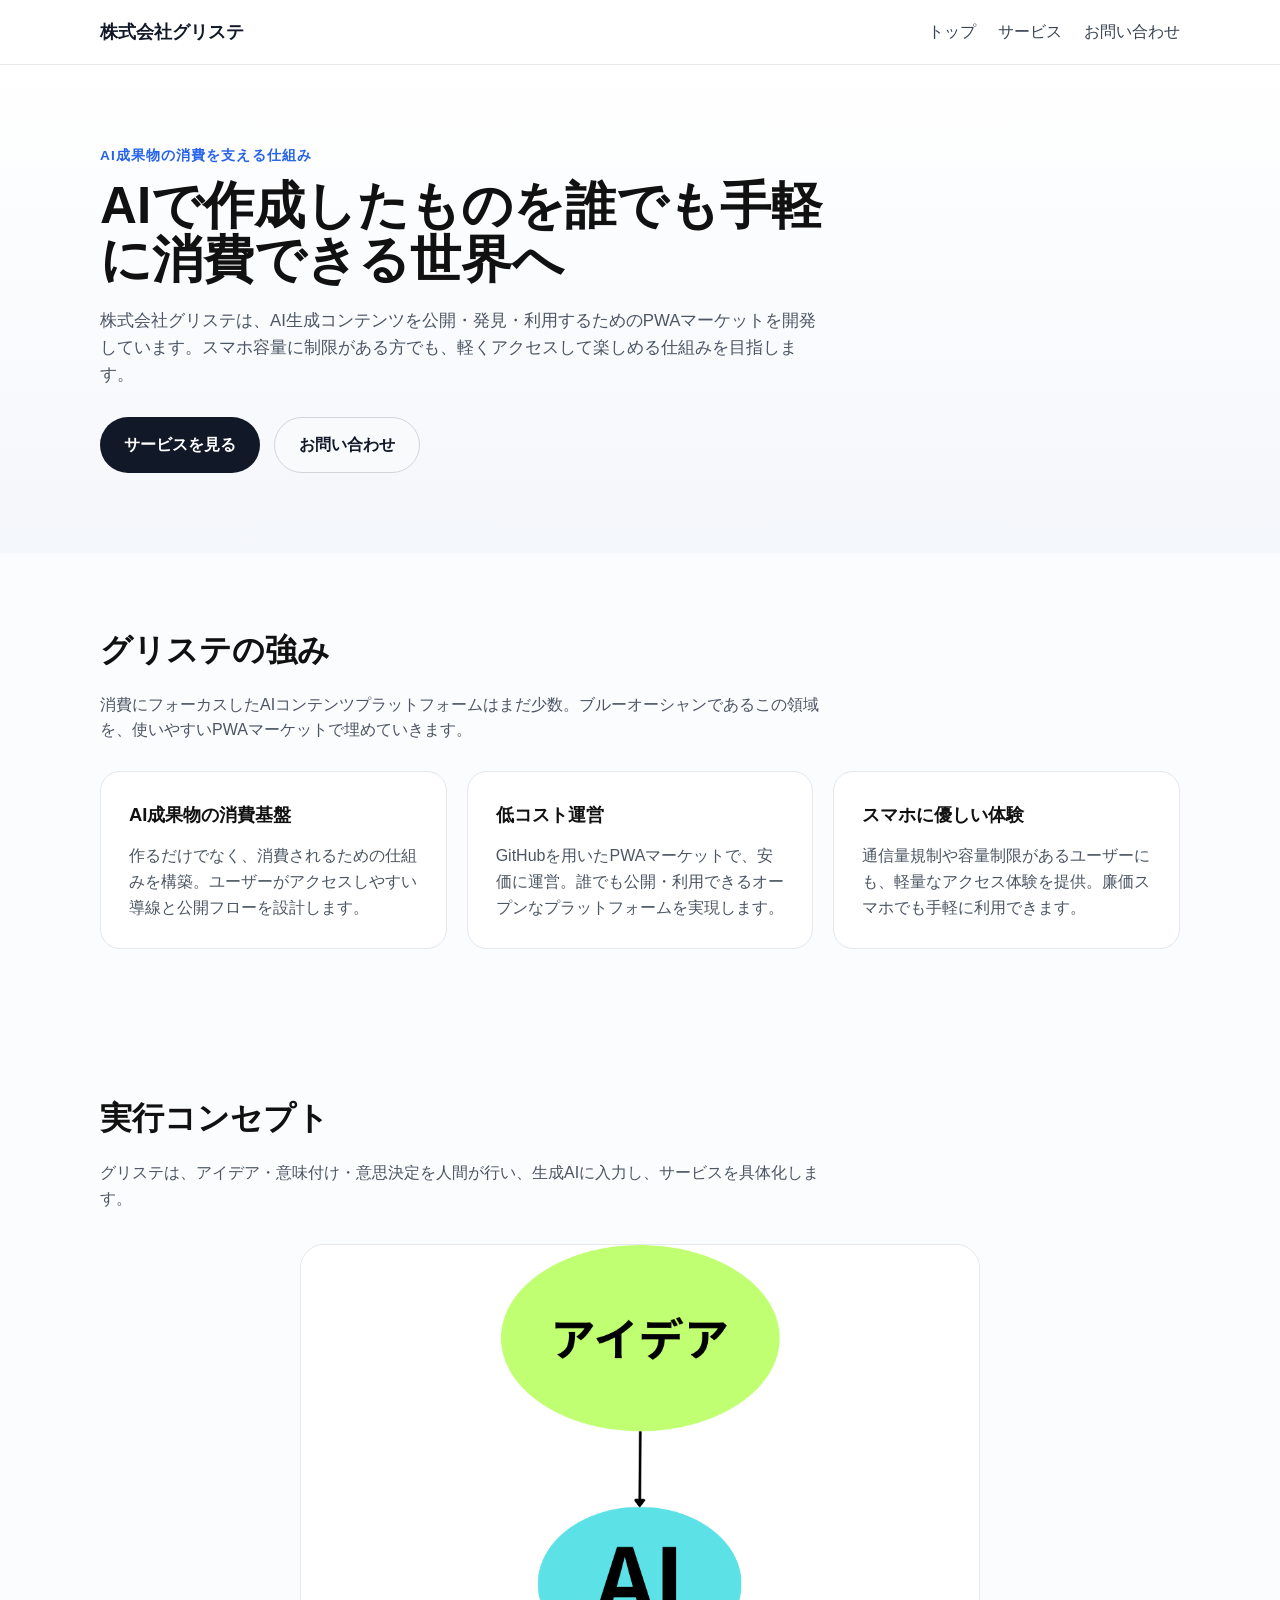
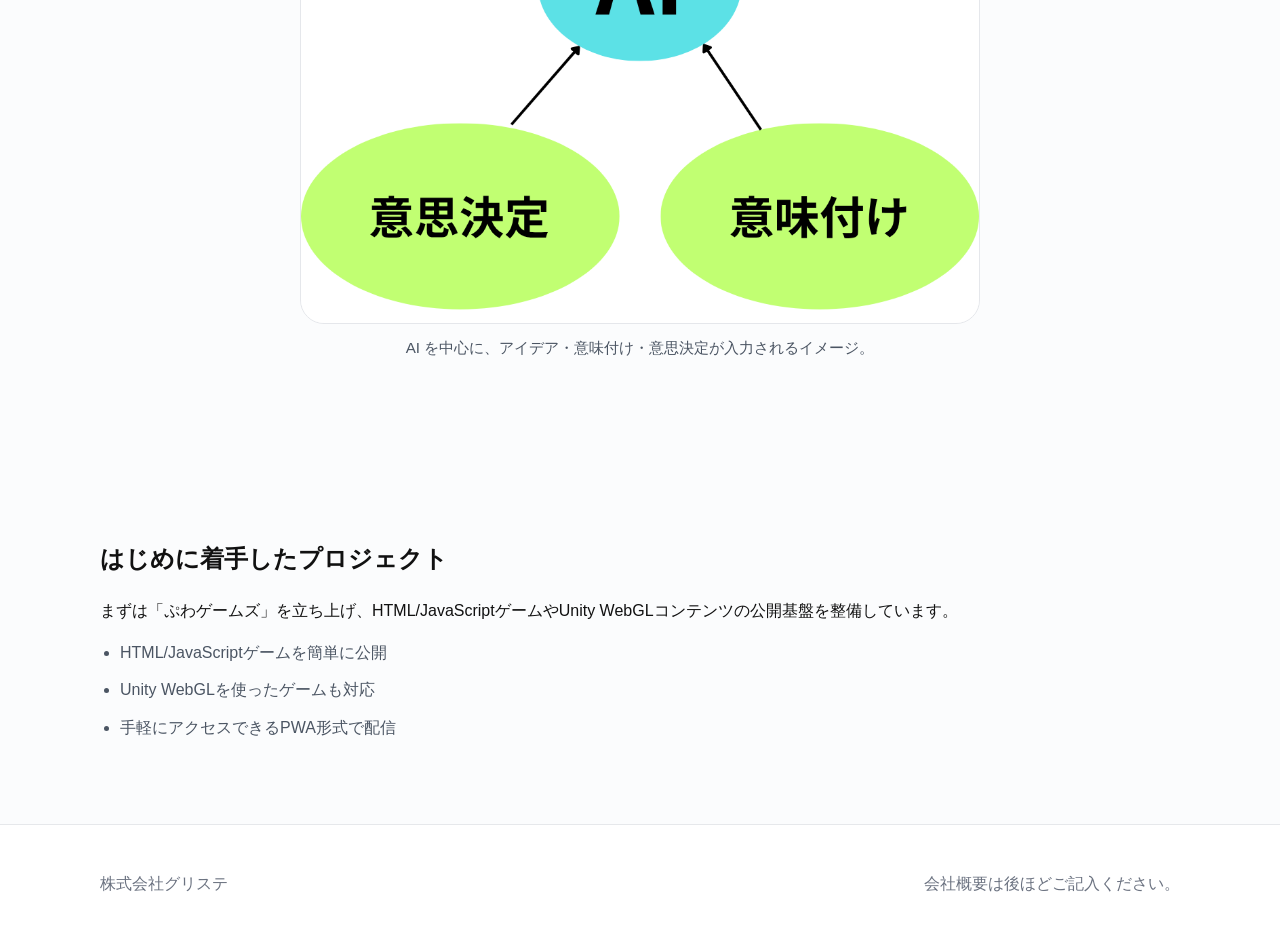
<file: index.html>
<!DOCTYPE html>
<html lang="ja">
<head>
  <meta charset="UTF-8" />
  <meta name="viewport" content="width=device-width, initial-scale=1.0" />
  <meta name="theme-color" content="#111827" />
  <link rel="manifest" href="manifest.webmanifest" />
  <title>株式会社グリステ | AI成果物の消費を推進するPWAマーケット</title>
  <link rel="stylesheet" href="styles.css" />
</head>
<body>
  <header class="site-header">
    <div class="container header-inner">
      <div class="brand">
        <a href="index.html">株式会社グリステ</a>
      </div>
      <nav class="site-nav">
        <a href="index.html">トップ</a>
        <a href="service.html">サービス</a>
        <a href="contact.html">お問い合わせ</a>
      </nav>
    </div>
  </header>

  <main>
    <section class="hero">
      <div class="container">
        <p class="eyebrow">AI成果物の消費を支える仕組み</p>
        <h1>AIで作成したものを誰でも手軽に消費できる世界へ</h1>
        <p class="hero-text">株式会社グリステは、AI生成コンテンツを公開・発見・利用するためのPWAマーケットを開発しています。スマホ容量に制限がある方でも、軽くアクセスして楽しめる仕組みを目指します。</p>
        <div class="hero-actions">
          <a class="button primary" href="service.html">サービスを見る</a>
          <a class="button secondary" href="contact.html">お問い合わせ</a>
        </div>
      </div>
    </section>

    <section class="overview">
      <div class="container">
        <div class="section-header">
          <h2>グリステの強み</h2>
          <p>消費にフォーカスしたAIコンテンツプラットフォームはまだ少数。ブルーオーシャンであるこの領域を、使いやすいPWAマーケットで埋めていきます。</p>
        </div>
        <div class="feature-grid">
          <article class="feature-card">
            <h3>AI成果物の消費基盤</h3>
            <p>作るだけでなく、消費されるための仕組みを構築。ユーザーがアクセスしやすい導線と公開フローを設計します。</p>
          </article>
          <article class="feature-card">
            <h3>低コスト運営</h3>
            <p>GitHubを用いたPWAマーケットで、安価に運営。誰でも公開・利用できるオープンなプラットフォームを実現します。</p>
          </article>
          <article class="feature-card">
            <h3>スマホに優しい体験</h3>
            <p>通信量規制や容量制限があるユーザーにも、軽量なアクセス体験を提供。廉価スマホでも手軽に利用できます。</p>
          </article>
        </div>
      </div>
    </section>

    <section class="concept-flow">
      <div class="container">
        <div class="section-header">
          <h2>実行コンセプト</h2>
          <p>グリステは、アイデア・意味付け・意思決定を人間が行い、生成AIに入力し、サービスを具体化します。</p>
        </div>
        <figure class="concept-image">
          <img src="act.png" alt="AI に入力する実行コンセプトの図" />
          <figcaption>AI を中心に、アイデア・意味付け・意思決定が入力されるイメージ。</figcaption>
        </figure>
      </div>
    </section>

    <section class="market-preview">
      <div class="container">
        <div class="market-content">
          <h2>はじめに着手したプロジェクト</h2>
          <p>まずは「ぷわゲームズ」を立ち上げ、HTML/JavaScriptゲームやUnity WebGLコンテンツの公開基盤を整備しています。</p>
          <ul>
            <li>HTML/JavaScriptゲームを簡単に公開</li>
            <li>Unity WebGLを使ったゲームも対応</li>
            <li>手軽にアクセスできるPWA形式で配信</li>
          </ul>
        </div>
      </div>
    </section>
  </main>

  <footer class="site-footer">
    <div class="container footer-inner">
      <p>株式会社グリステ</p>
      <p>会社概要は後ほどご記入ください。</p>
    </div>
  </footer>
</body>
</html>
</file>
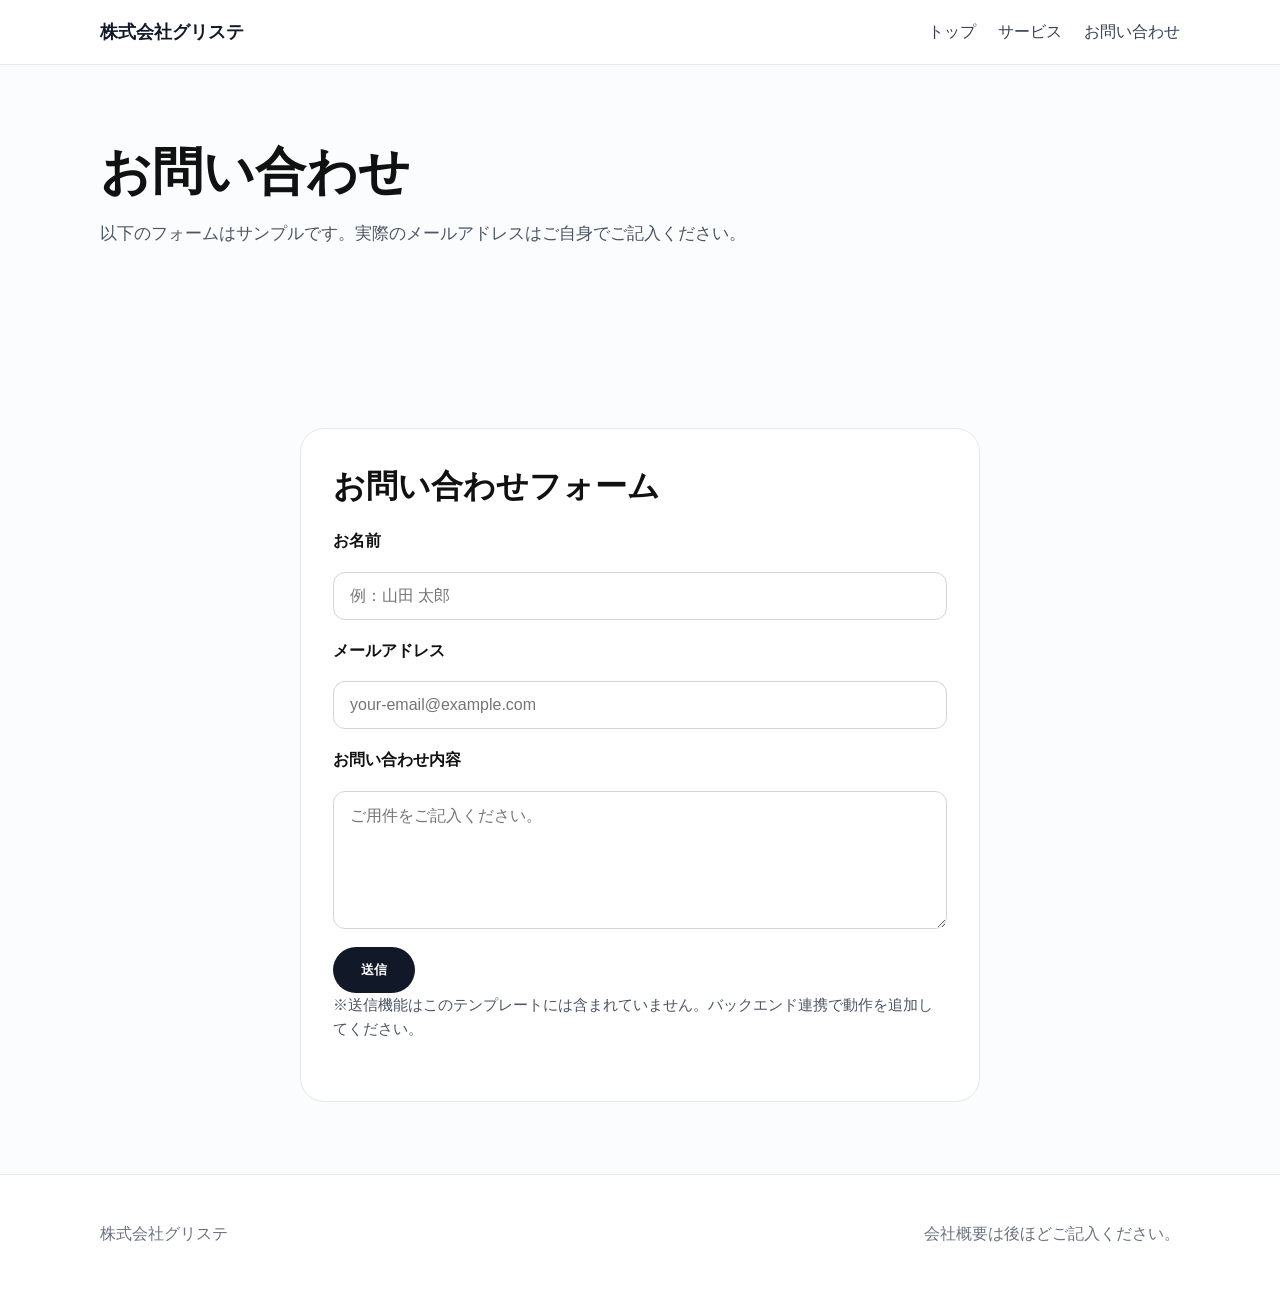
<file: contact.html>
<!DOCTYPE html>
<html lang="ja">
<head>
  <meta charset="UTF-8" />
  <meta name="viewport" content="width=device-width, initial-scale=1.0" />
  <meta name="theme-color" content="#111827" />
  <link rel="manifest" href="manifest.webmanifest" />
  <title>お問い合わせ | 株式会社グリステ</title>
  <link rel="stylesheet" href="styles.css" />
</head>
<body>
  <header class="site-header">
    <div class="container header-inner">
      <div class="brand">
        <a href="index.html">株式会社グリステ</a>
      </div>
      <nav class="site-nav">
        <a href="index.html">トップ</a>
        <a href="service.html">サービス</a>
        <a href="contact.html">お問い合わせ</a>
      </nav>
    </div>
  </header>

  <main>
    <section class="page-hero">
      <div class="container">
        <h1>お問い合わせ</h1>
        <p>以下のフォームはサンプルです。実際のメールアドレスはご自身でご記入ください。</p>
      </div>
    </section>

    <section class="content-section">
      <div class="container">
        <div class="contact-card">
          <h2>お問い合わせフォーム</h2>
          <form>
            <label for="name">お名前</label>
            <input id="name" type="text" placeholder="例：山田 太郎" />

            <label for="email">メールアドレス</label>
            <input id="email" type="email" placeholder="your-email@example.com" />

            <label for="message">お問い合わせ内容</label>
            <textarea id="message" rows="6" placeholder="ご用件をご記入ください。"></textarea>

            <button type="submit">送信</button>
          </form>
          <p class="note">※送信機能はこのテンプレートには含まれていません。バックエンド連携で動作を追加してください。</p>
        </div>
      </div>
    </section>
  </main>

  <footer class="site-footer">
    <div class="container footer-inner">
      <p>株式会社グリステ</p>
      <p>会社概要は後ほどご記入ください。</p>
    </div>
  </footer>
</body>
</html>
</file>
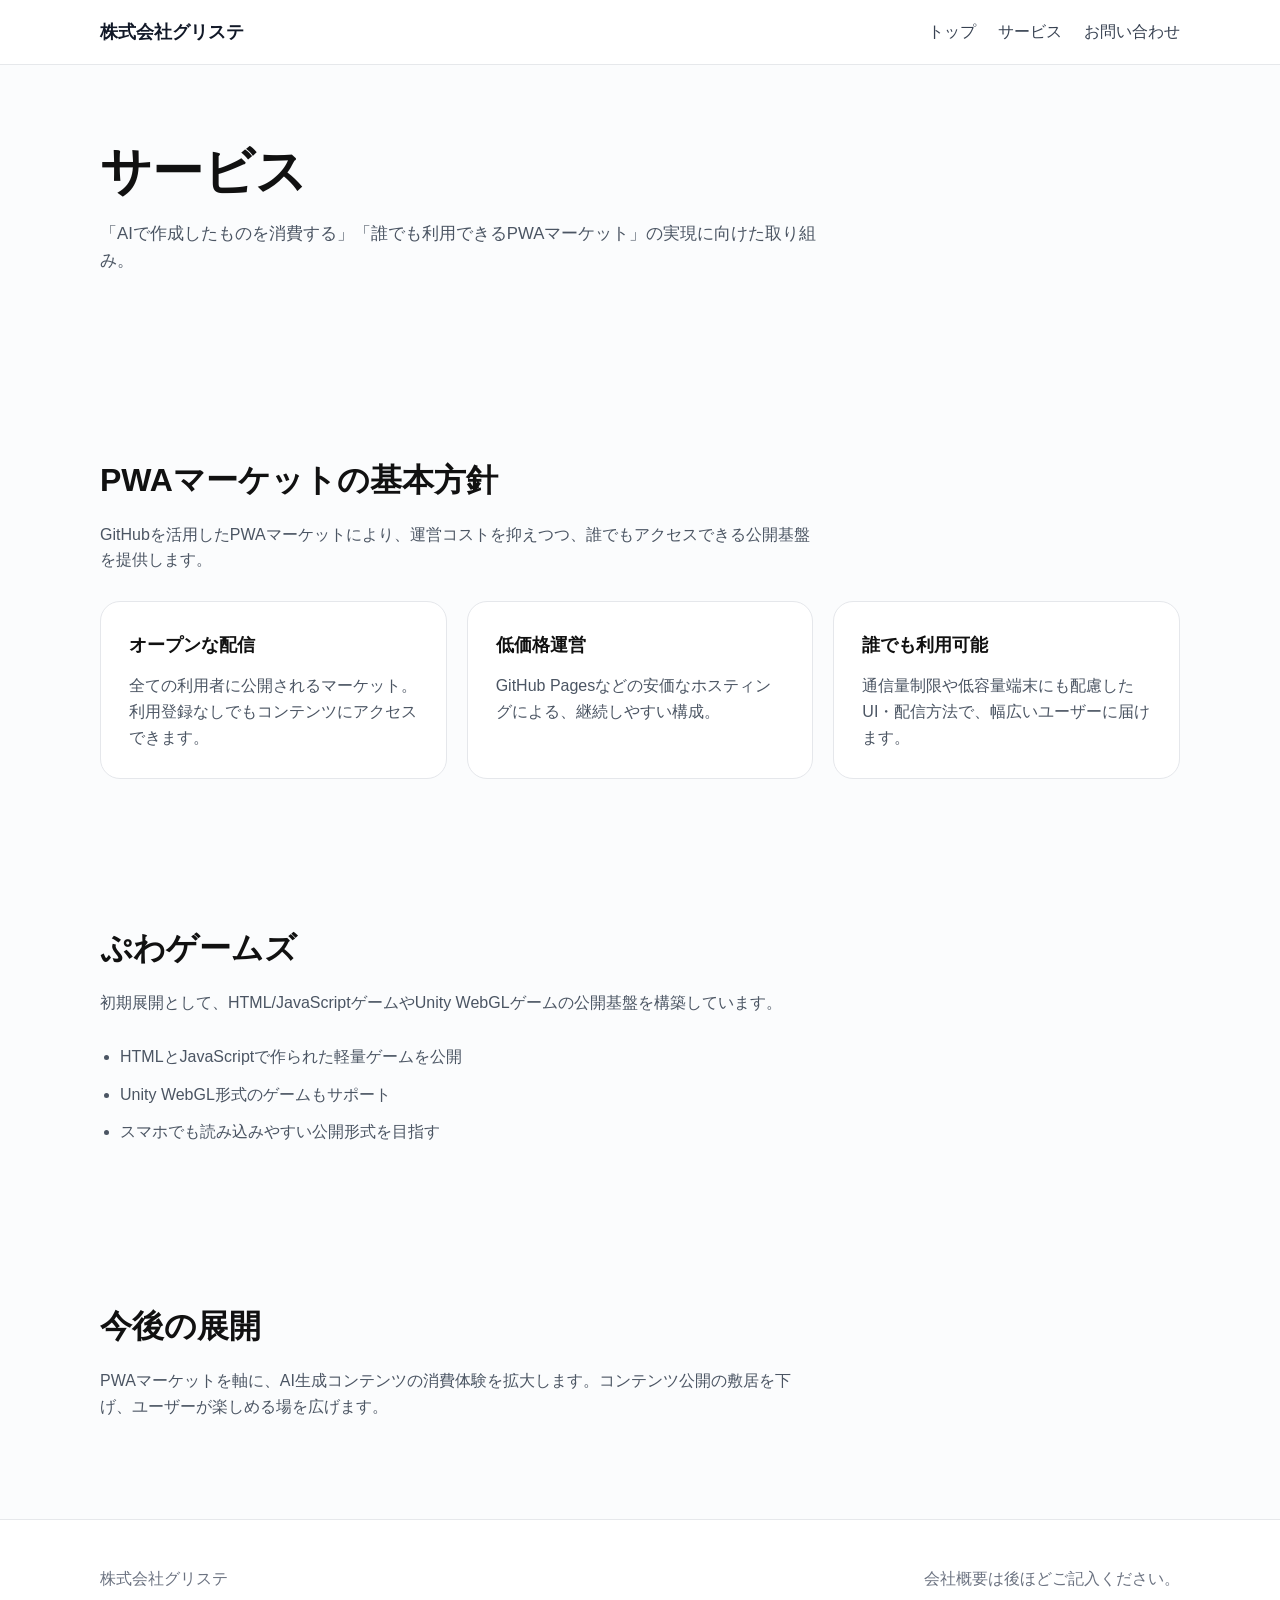
<file: service.html>
<!DOCTYPE html>
<html lang="ja">
<head>
  <meta charset="UTF-8" />
  <meta name="viewport" content="width=device-width, initial-scale=1.0" />
  <meta name="theme-color" content="#111827" />
  <link rel="manifest" href="manifest.webmanifest" />
  <title>サービス | 株式会社グリステ</title>
  <link rel="stylesheet" href="styles.css" />
</head>
<body>
  <header class="site-header">
    <div class="container header-inner">
      <div class="brand">
        <a href="index.html">株式会社グリステ</a>
      </div>
      <nav class="site-nav">
        <a href="index.html">トップ</a>
        <a href="service.html">サービス</a>
        <a href="contact.html">お問い合わせ</a>
      </nav>
    </div>
  </header>

  <main>
    <section class="page-hero">
      <div class="container">
        <h1>サービス</h1>
        <p>「AIで作成したものを消費する」「誰でも利用できるPWAマーケット」の実現に向けた取り組み。</p>
      </div>
    </section>

    <section class="content-section">
      <div class="container">
        <h2>PWAマーケットの基本方針</h2>
        <p>GitHubを活用したPWAマーケットにより、運営コストを抑えつつ、誰でもアクセスできる公開基盤を提供します。</p>
        <div class="feature-grid">
          <article class="feature-card">
            <h3>オープンな配信</h3>
            <p>全ての利用者に公開されるマーケット。利用登録なしでもコンテンツにアクセスできます。</p>
          </article>
          <article class="feature-card">
            <h3>低価格運営</h3>
            <p>GitHub Pagesなどの安価なホスティングによる、継続しやすい構成。</p>
          </article>
          <article class="feature-card">
            <h3>誰でも利用可能</h3>
            <p>通信量制限や低容量端末にも配慮したUI・配信方法で、幅広いユーザーに届けます。</p>
          </article>
        </div>
      </div>
    </section>

    <section class="content-section">
      <div class="container">
        <h2>ぷわゲームズ</h2>
        <p>初期展開として、HTML/JavaScriptゲームやUnity WebGLゲームの公開基盤を構築しています。</p>
        <ul class="service-list">
          <li>HTMLとJavaScriptで作られた軽量ゲームを公開</li>
          <li>Unity WebGL形式のゲームもサポート</li>
          <li>スマホでも読み込みやすい公開形式を目指す</li>
        </ul>
      </div>
    </section>

    <section class="content-section">
      <div class="container">
        <h2>今後の展開</h2>
        <p>PWAマーケットを軸に、AI生成コンテンツの消費体験を拡大します。コンテンツ公開の敷居を下げ、ユーザーが楽しめる場を広げます。</p>
      </div>
    </section>
  </main>

  <footer class="site-footer">
    <div class="container footer-inner">
      <p>株式会社グリステ</p>
      <p>会社概要は後ほどご記入ください。</p>
    </div>
  </footer>
</body>
</html>
</file>
<file: styles.css>
:root {
  color-scheme: light;
  font-family: "Helvetica Neue", Arial, sans-serif;
  color: #111;
  background: #ffffff;
  line-height: 1.6;
}

* {
  box-sizing: border-box;
}

body {
  margin: 0;
  background: #fbfcfd;
}

.container {
  width: min(1080px, calc(100% - 32px));
  margin: 0 auto;
}

.site-header {
  border-bottom: 1px solid #e6e8eb;
  background: #ffffff;
  position: sticky;
  top: 0;
  z-index: 10;
}

.header-inner {
  display: flex;
  justify-content: space-between;
  align-items: center;
  padding: 18px 0;
}

.brand a {
  font-size: 1.1rem;
  font-weight: 700;
  color: #111827;
  text-decoration: none;
}

.site-nav {
  display: flex;
  gap: 22px;
}

.site-nav a {
  color: #374151;
  text-decoration: none;
  font-weight: 500;
}

.hero,
.page-hero {
  padding: 80px 0;
}

.hero {
  background: linear-gradient(180deg, #ffffff 0%, #f4f7fb 100%);
}

.eyebrow {
  margin: 0 0 12px;
  color: #2563eb;
  font-weight: 700;
  letter-spacing: 0.08em;
  text-transform: uppercase;
  font-size: 0.85rem;
}

.hero h1,
.page-hero h1 {
  margin: 0 0 22px;
  font-size: clamp(2.55rem, 4vw, 3.75rem);
  line-height: 1.05;
  max-width: 760px;
}

.hero-text,
.page-hero p {
  max-width: 720px;
  margin: 0 0 28px;
  color: #4b5563;
  font-size: 1.05rem;
}

.hero-actions {
  display: flex;
  flex-wrap: wrap;
  gap: 14px;
}

.button {
  display: inline-flex;
  align-items: center;
  justify-content: center;
  padding: 14px 24px;
  border-radius: 999px;
  font-weight: 700;
  text-decoration: none;
}

.button.primary {
  background: #111827;
  color: #ffffff;
}

.button.secondary {
  background: #f8fafc;
  color: #111827;
  border: 1px solid #d1d5db;
}

.overview,
.market-preview,
.content-section {
  padding: 72px 0;
}

.section-header h2,
.content-section h2 {
  margin: 0 0 16px;
  font-size: 2rem;
}

.section-header p,
.content-section p {
  margin: 0 0 28px;
  color: #4b5563;
  max-width: 720px;
}

.feature-grid {
  display: grid;
  gap: 20px;
  grid-template-columns: repeat(auto-fit, minmax(240px, 1fr));
}

.feature-card {
  padding: 28px;
  background: #ffffff;
  border: 1px solid #e5e7eb;
  border-radius: 20px;
}

.feature-card h3 {
  margin: 0 0 14px;
  font-size: 1.15rem;
}

.feature-card p {
  margin: 0;
  color: #4b5563;
}

.market-content ul,
.service-list {
  margin: 16px 0 0;
  padding-left: 20px;
  color: #4b5563;
}

.market-content li,
.service-list li {
  margin-bottom: 12px;
}

.contact-card {
  max-width: 680px;
  margin: 0 auto;
  padding: 32px;
  background: #ffffff;
  border: 1px solid #e5e7eb;
  border-radius: 24px;
}

.contact-card h2 {
  margin-top: 0;
}

.contact-card form {
  display: grid;
  gap: 18px;
}

.contact-card label {
  font-weight: 600;
}

.contact-card input,
.contact-card textarea {
  width: 100%;
  padding: 14px 16px;
  border: 1px solid #d1d5db;
  border-radius: 12px;
  font-size: 1rem;
}

.contact-card button {
  width: fit-content;
  padding: 14px 28px;
  background: #111827;
  color: #ffffff;
  border: none;
  border-radius: 999px;
  font-weight: 700;
  cursor: pointer;
}

.note {
  margin-top: 14px;
  color: #6b7280;
  font-size: 0.95rem;
}

.site-footer {
  padding: 30px 0;
  border-top: 1px solid #e6e8eb;
  background: #ffffff;
}

.footer-inner {
  display: flex;
  justify-content: space-between;
  flex-wrap: wrap;
  gap: 8px;
  color: #6b7280;
}

.concept-image {
  margin: 32px auto 16px;
  max-width: 680px;
}

.concept-image img {
  width: 100%;
  height: auto;
  display: block;
  border-radius: 24px;
  border: 1px solid #e5e7eb;
}

.concept-image figcaption {
  margin: 12px 0 0;
  color: #4b5563;
  text-align: center;
  font-size: 0.95rem;
}

.concept-flow {
  padding: 72px 0;
}

.concept-flow .section-header p {
  margin: 0;
}

@media (max-width: 740px) {
  .header-inner,
  .footer-inner {
    flex-direction: column;
    align-items: flex-start;
  }

  .hero-actions {
    flex-direction: column;
    align-items: stretch;
  }

  .site-nav {
    gap: 14px;
    flex-wrap: wrap;
  }
}
</file>
